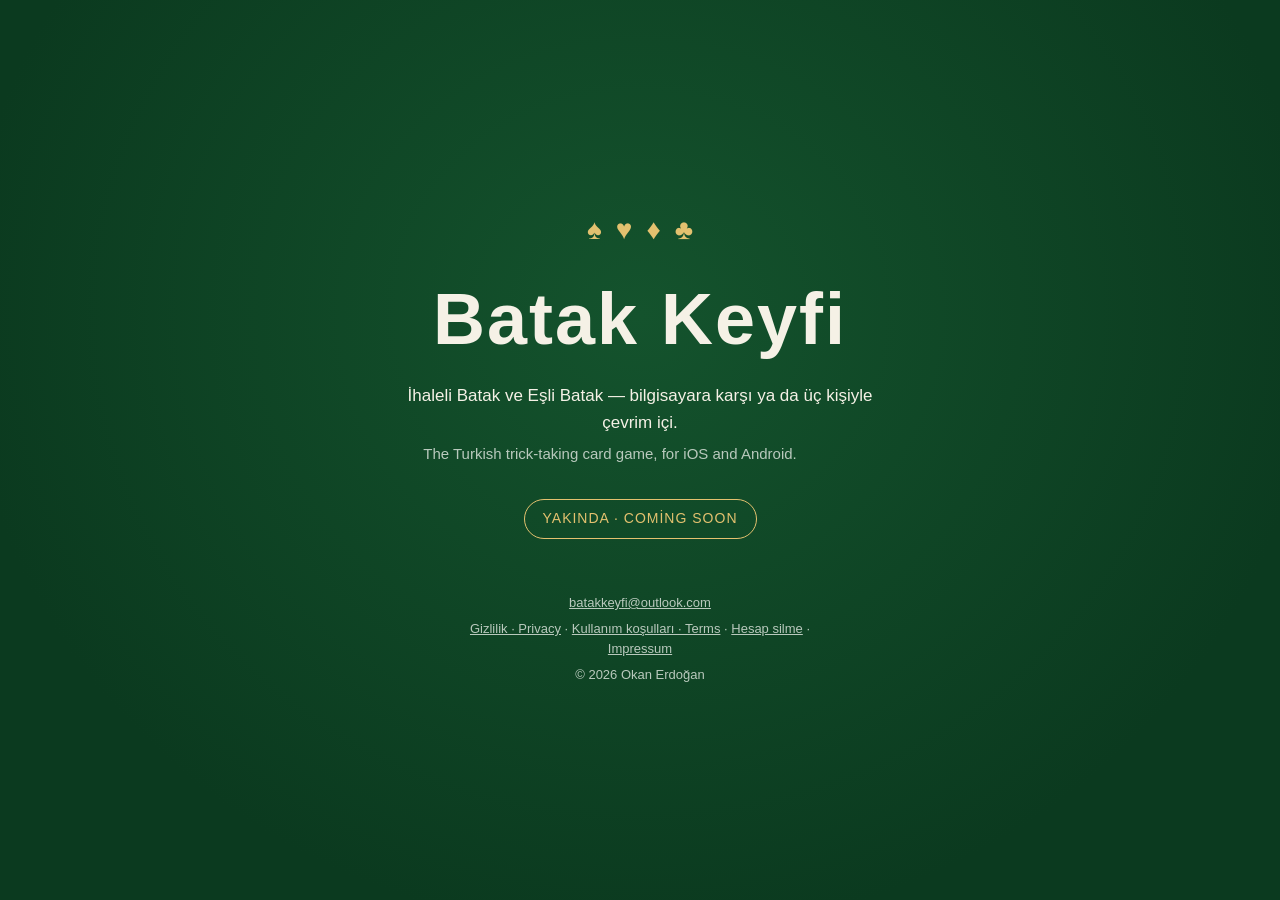
<file: index.html>
<!doctype html>
<html lang="tr">
<head>
<meta charset="utf-8">
<meta name="viewport" content="width=device-width, initial-scale=1">
<title>Batak Keyfi</title>
<meta name="description" content="Batak Keyfi — İhaleli ve Eşli Batak, iOS ve Android için.">
<style>
  :root {
    --felt: #14532d;
    --felt-deep: #0b3a1f;
    --ink: #f5f1e6;
    --muted: #b9c9bd;
    --gold: #e3c16f;
  }
  * { box-sizing: border-box; }
  html, body { height: 100%; margin: 0; }
  body {
    display: flex;
    flex-direction: column;
    align-items: center;
    justify-content: center;
    padding: 32px 20px;
    background: radial-gradient(ellipse at 50% 35%, var(--felt) 0%, var(--felt-deep) 75%);
    color: var(--ink);
    font: 17px/1.55 -apple-system, BlinkMacSystemFont, "Segoe UI", Roboto, Helvetica, Arial, sans-serif;
    text-align: center;
  }
  .suits { font-size: 28px; letter-spacing: 14px; margin-right: -14px; color: var(--gold); }
  h1 { font-size: clamp(44px, 12vw, 72px); margin: 12px 0 8px; letter-spacing: 2px; font-weight: 700; }
  p { margin: 6px 0; max-width: 30em; }
  .en { color: var(--muted); font-size: 15px; }
  .soon {
    display: inline-block;
    margin-top: 28px;
    padding: 8px 18px;
    border: 1px solid var(--gold);
    border-radius: 999px;
    color: var(--gold);
    font-size: 14px;
    letter-spacing: 1px;
    text-transform: uppercase;
  }
  footer { margin-top: 48px; color: var(--muted); font-size: 13px; }
  footer a { color: var(--muted); }
</style>
</head>
<body>
  <main>
    <div class="suits" aria-hidden="true">♠♥♦♣</div>
    <h1>Batak Keyfi</h1>
    <p>İhaleli Batak ve Eşli Batak — bilgisayara karşı ya da üç kişiyle çevrim içi.</p>
    <p class="en" lang="en">The Turkish trick-taking card game, for iOS and Android.</p>
    <div class="soon">Yakında · Coming soon</div>
  </main>
  <footer>
    <p><a href="mailto:batakkeyfi@outlook.com">batakkeyfi@outlook.com</a></p>
    <p>
      <a href="privacy.html">Gizlilik · Privacy</a> ·
      <a href="kullanim-kosullari.html">Kullanım koşulları · Terms</a> ·
      <a href="delete-account.html">Hesap silme</a> ·
      <a href="impressum.html">Impressum</a>
    </p>
    <p>© 2026 Okan Erdoğan</p>
  </footer>
</body>
</html>
</file>
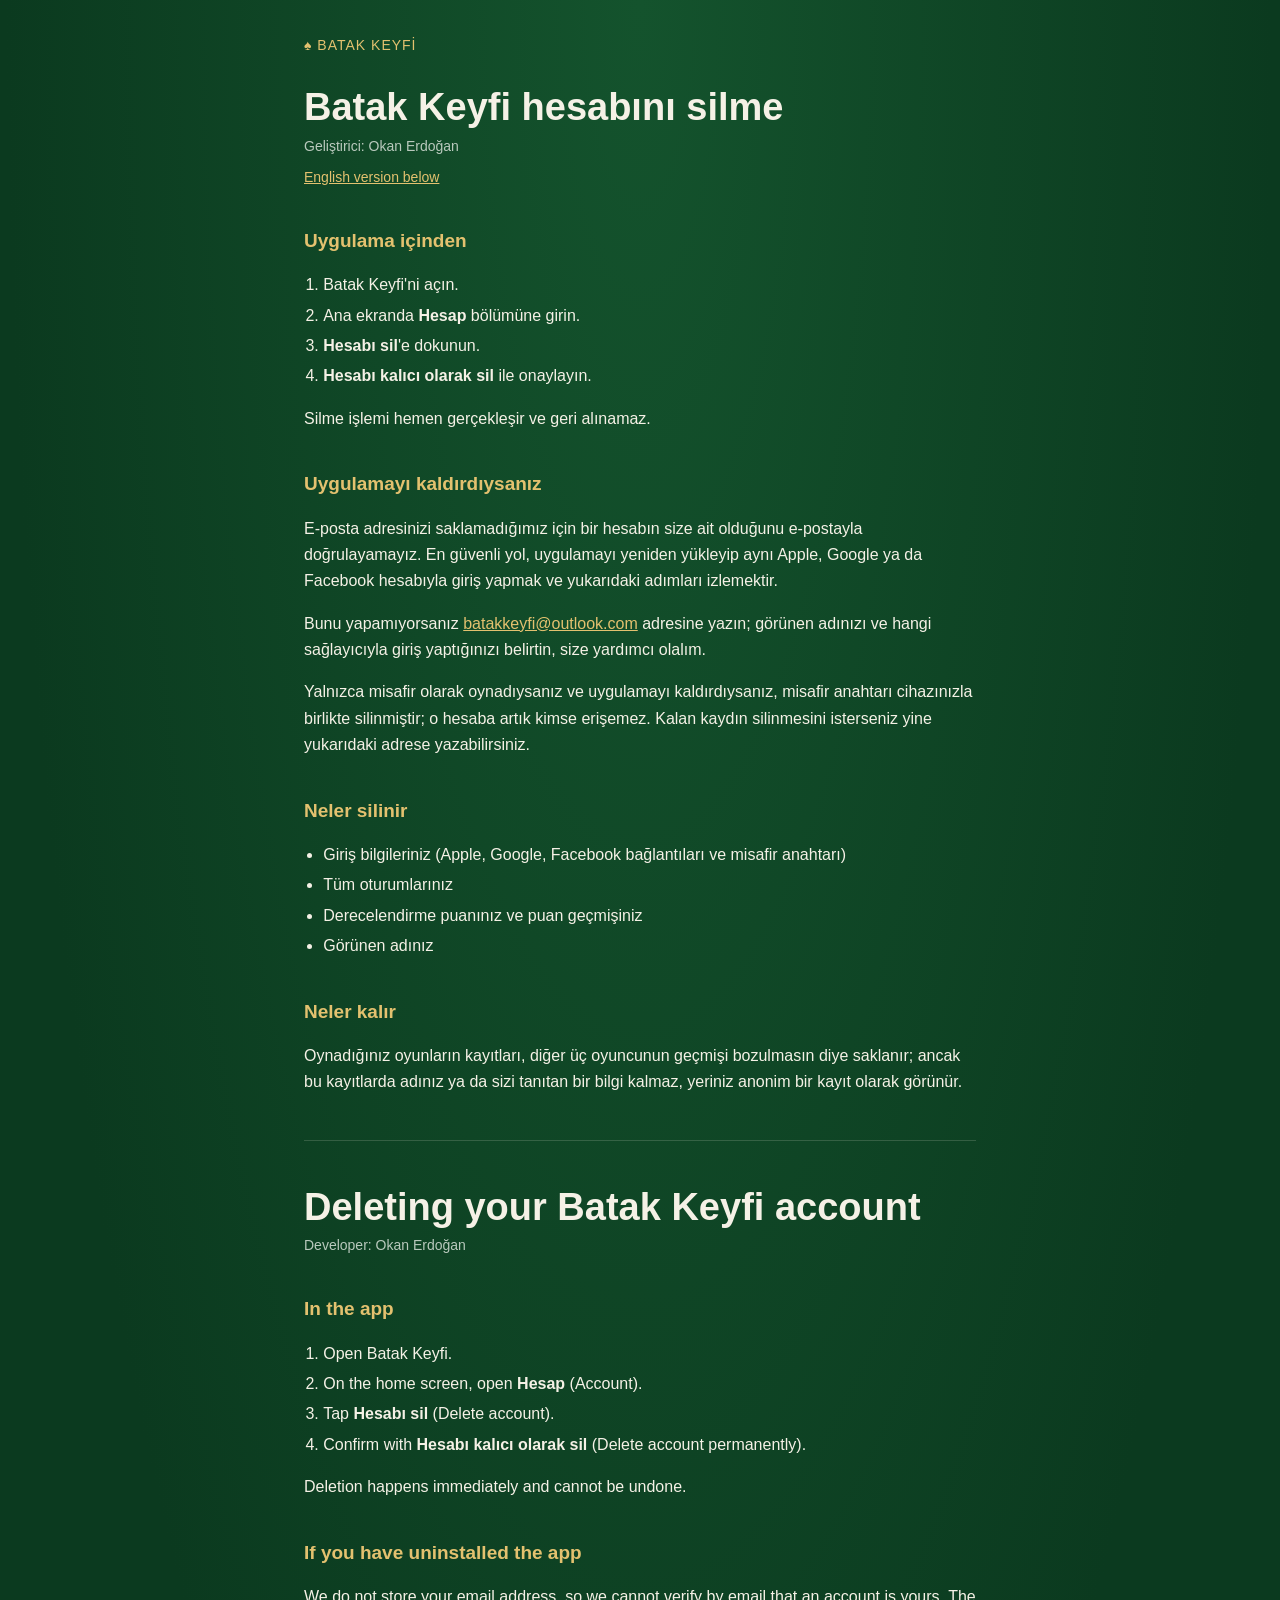
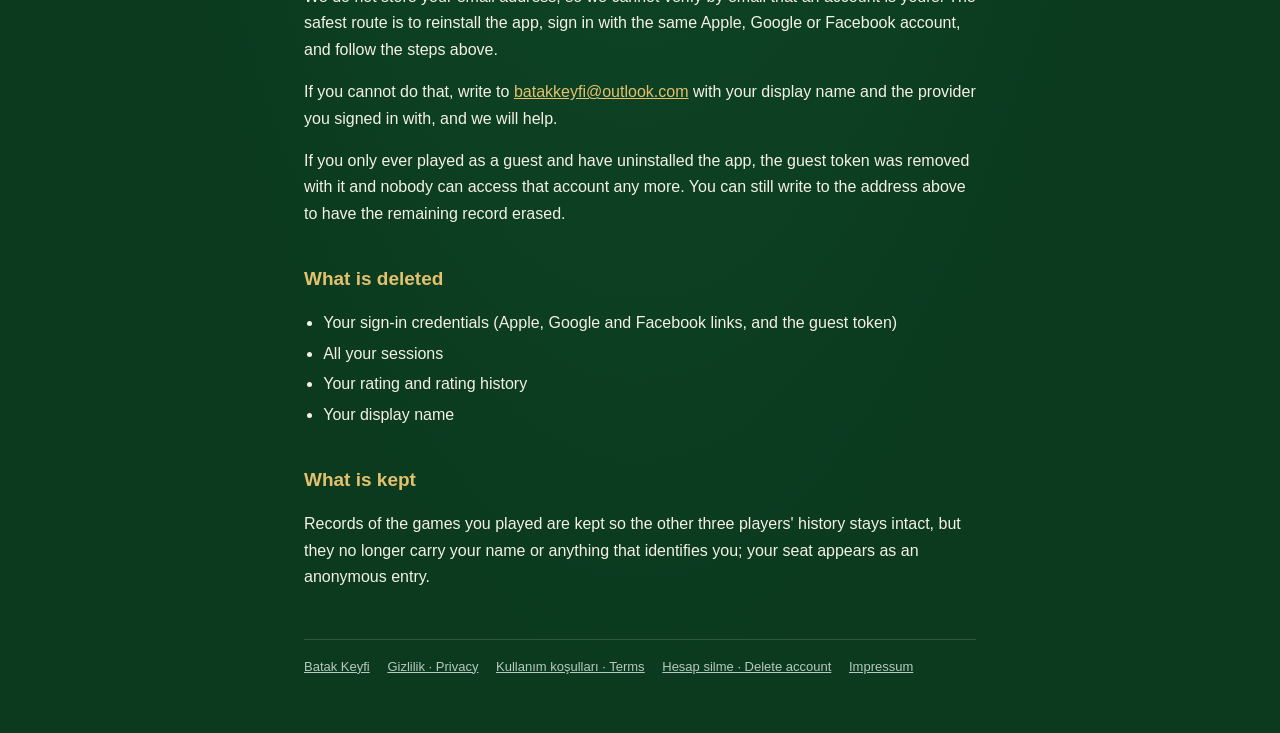
<file: delete-account.html>
<!doctype html>
<html lang="tr">
<head>
<meta charset="utf-8">
<meta name="viewport" content="width=device-width, initial-scale=1">
<title>Hesap Silme · Delete Account — Batak Keyfi</title>
<link rel="stylesheet" href="style.css">
</head>
<body>
<div class="page">
  <a class="home" href="/">♠ BATAK KEYFİ</a>

  <section id="tr">
    <h1>Batak Keyfi hesabını silme</h1>
    <p class="meta">Geliştirici: Okan Erdoğan</p>
    <p class="lang"><a href="#en">English version below</a></p>

    <h2>Uygulama içinden</h2>
    <ol>
      <li>Batak Keyfi'ni açın.</li>
      <li>Ana ekranda <strong>Hesap</strong> bölümüne girin.</li>
      <li><strong>Hesabı sil</strong>'e dokunun.</li>
      <li><strong>Hesabı kalıcı olarak sil</strong> ile onaylayın.</li>
    </ol>
    <p>Silme işlemi hemen gerçekleşir ve geri alınamaz.</p>

    <h2>Uygulamayı kaldırdıysanız</h2>
    <p>E-posta adresinizi saklamadığımız için bir hesabın size ait olduğunu e-postayla doğrulayamayız. En güvenli yol, uygulamayı yeniden yükleyip aynı Apple, Google ya da Facebook hesabıyla giriş yapmak ve yukarıdaki adımları izlemektir.</p>
    <p>Bunu yapamıyorsanız <a href="mailto:batakkeyfi@outlook.com?subject=Batak%20Keyfi%20hesap%20silme">batakkeyfi@outlook.com</a> adresine yazın; görünen adınızı ve hangi sağlayıcıyla giriş yaptığınızı belirtin, size yardımcı olalım.</p>
    <p>Yalnızca misafir olarak oynadıysanız ve uygulamayı kaldırdıysanız, misafir anahtarı cihazınızla birlikte silinmiştir; o hesaba artık kimse erişemez. Kalan kaydın silinmesini isterseniz yine yukarıdaki adrese yazabilirsiniz.</p>

    <h2>Neler silinir</h2>
    <ul>
      <li>Giriş bilgileriniz (Apple, Google, Facebook bağlantıları ve misafir anahtarı)</li>
      <li>Tüm oturumlarınız</li>
      <li>Derecelendirme puanınız ve puan geçmişiniz</li>
      <li>Görünen adınız</li>
    </ul>

    <h2>Neler kalır</h2>
    <p>Oynadığınız oyunların kayıtları, diğer üç oyuncunun geçmişi bozulmasın diye saklanır; ancak bu kayıtlarda adınız ya da sizi tanıtan bir bilgi kalmaz, yeriniz anonim bir kayıt olarak görünür.</p>
  </section>

  <hr>

  <section id="en" lang="en">
    <h1>Deleting your Batak Keyfi account</h1>
    <p class="meta">Developer: Okan Erdoğan</p>

    <h2>In the app</h2>
    <ol>
      <li>Open Batak Keyfi.</li>
      <li>On the home screen, open <strong>Hesap</strong> (Account).</li>
      <li>Tap <strong>Hesabı sil</strong> (Delete account).</li>
      <li>Confirm with <strong>Hesabı kalıcı olarak sil</strong> (Delete account permanently).</li>
    </ol>
    <p>Deletion happens immediately and cannot be undone.</p>

    <h2>If you have uninstalled the app</h2>
    <p>We do not store your email address, so we cannot verify by email that an account is yours. The safest route is to reinstall the app, sign in with the same Apple, Google or Facebook account, and follow the steps above.</p>
    <p>If you cannot do that, write to <a href="mailto:batakkeyfi@outlook.com?subject=Batak%20Keyfi%20account%20deletion">batakkeyfi@outlook.com</a> with your display name and the provider you signed in with, and we will help.</p>
    <p>If you only ever played as a guest and have uninstalled the app, the guest token was removed with it and nobody can access that account any more. You can still write to the address above to have the remaining record erased.</p>

    <h2>What is deleted</h2>
    <ul>
      <li>Your sign-in credentials (Apple, Google and Facebook links, and the guest token)</li>
      <li>All your sessions</li>
      <li>Your rating and rating history</li>
      <li>Your display name</li>
    </ul>

    <h2>What is kept</h2>
    <p>Records of the games you played are kept so the other three players' history stays intact, but they no longer carry your name or anything that identifies you; your seat appears as an anonymous entry.</p>
  </section>

  <footer>
    <a href="/">Batak Keyfi</a>
    <a href="privacy.html">Gizlilik · Privacy</a>
    <a href="kullanim-kosullari.html">Kullanım koşulları · Terms</a>
    <a href="delete-account.html">Hesap silme · Delete account</a>
    <a href="impressum.html">Impressum</a>
  </footer>
</div>
</body>
</html>
</file>
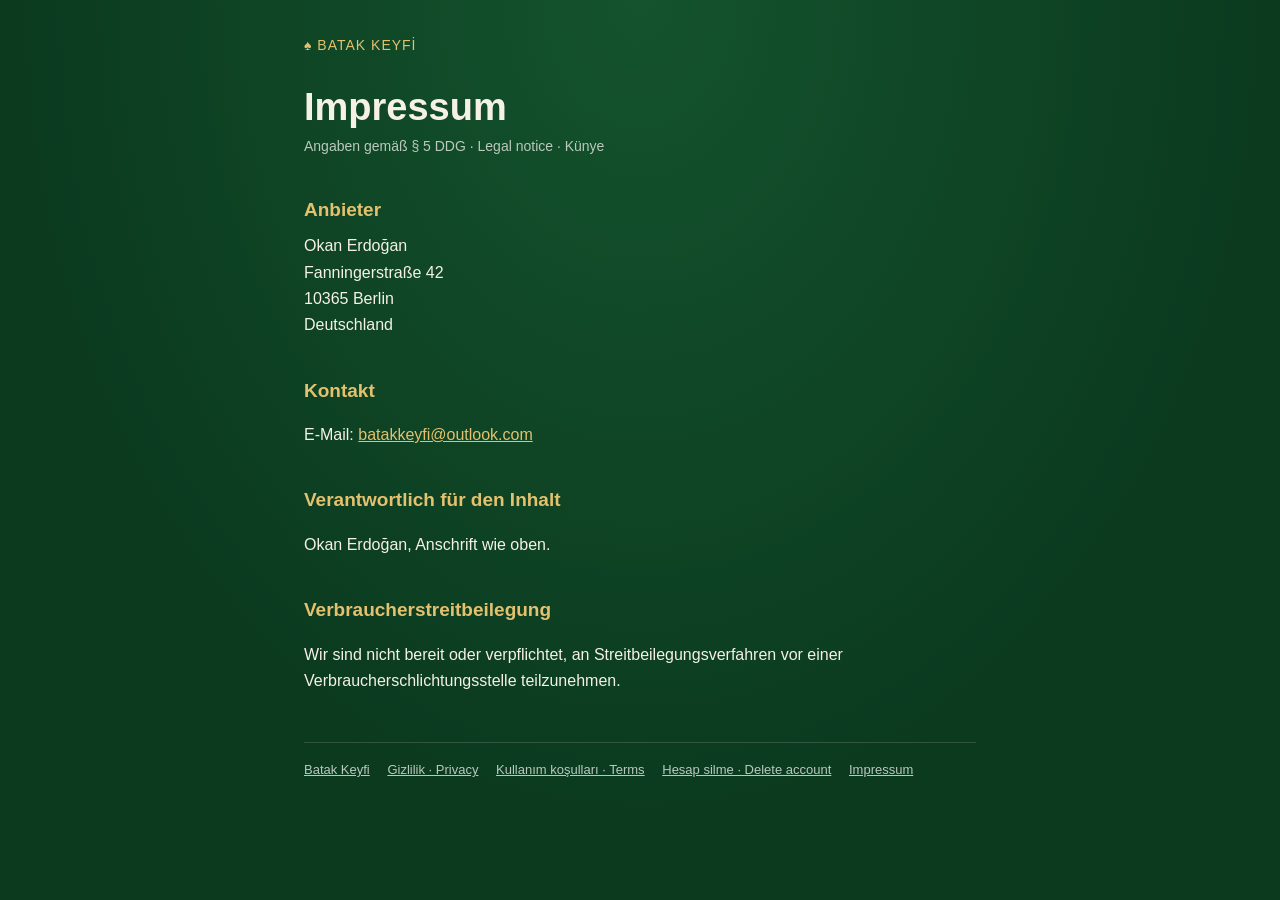
<file: impressum.html>
<!doctype html>
<html lang="de">
<head>
<meta charset="utf-8">
<meta name="viewport" content="width=device-width, initial-scale=1">
<title>Impressum — Batak Keyfi</title>
<link rel="stylesheet" href="style.css">
</head>
<body>
<div class="page">
  <a class="home" href="/">♠ BATAK KEYFİ</a>

  <h1>Impressum</h1>
  <p class="meta">Angaben gemäß § 5 DDG · Legal notice · Künye</p>

  <h2>Anbieter</h2>
  <address>
    Okan Erdoğan<br>
    Fanningerstraße 42<br>
    10365 Berlin<br>
    Deutschland
  </address>

  <h2>Kontakt</h2>
  <p>E-Mail: <a href="mailto:batakkeyfi@outlook.com">batakkeyfi@outlook.com</a></p>

  <h2>Verantwortlich für den Inhalt</h2>
  <p>Okan Erdoğan, Anschrift wie oben.</p>

  <h2>Verbraucherstreitbeilegung</h2>
  <p>Wir sind nicht bereit oder verpflichtet, an Streitbeilegungsverfahren vor einer Verbraucherschlichtungsstelle teilzunehmen.</p>

  <footer>
    <a href="/">Batak Keyfi</a>
    <a href="privacy.html">Gizlilik · Privacy</a>
    <a href="kullanim-kosullari.html">Kullanım koşulları · Terms</a>
    <a href="delete-account.html">Hesap silme · Delete account</a>
    <a href="impressum.html">Impressum</a>
  </footer>
</div>
</body>
</html>
</file>
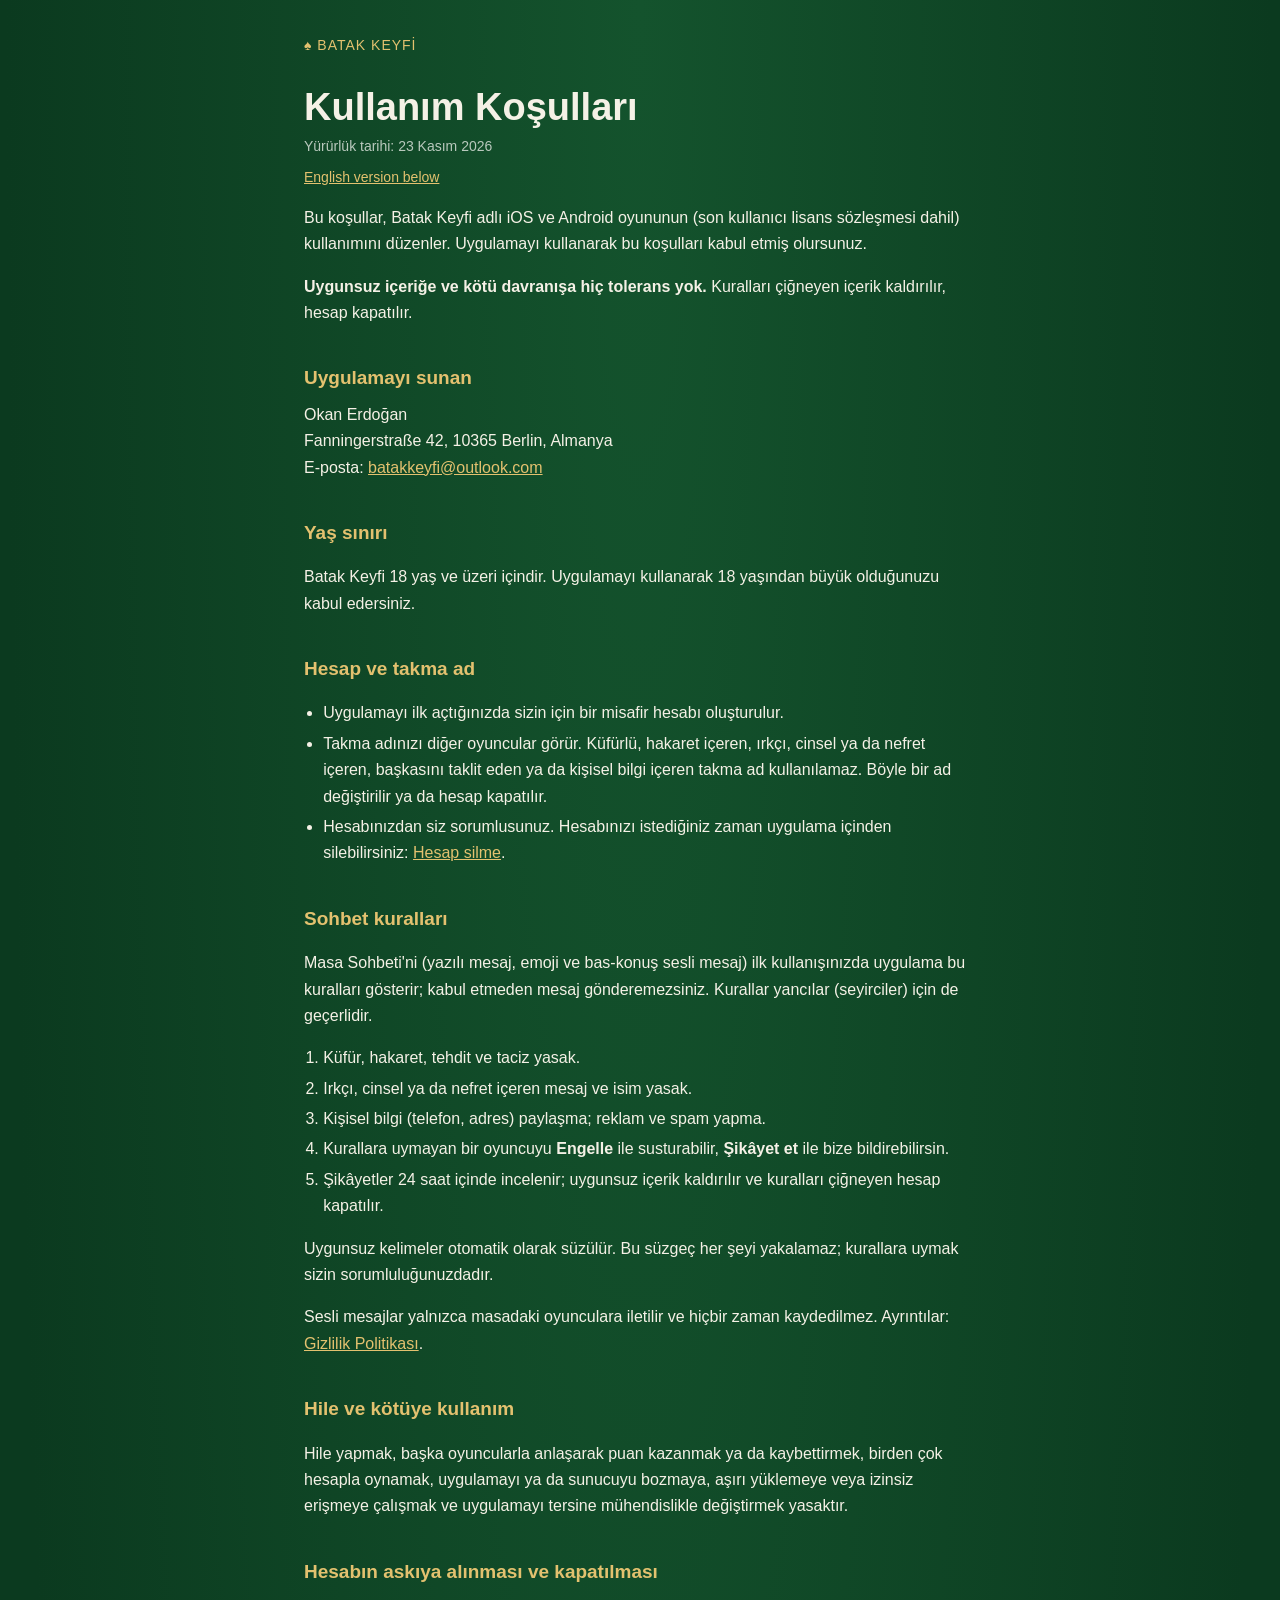
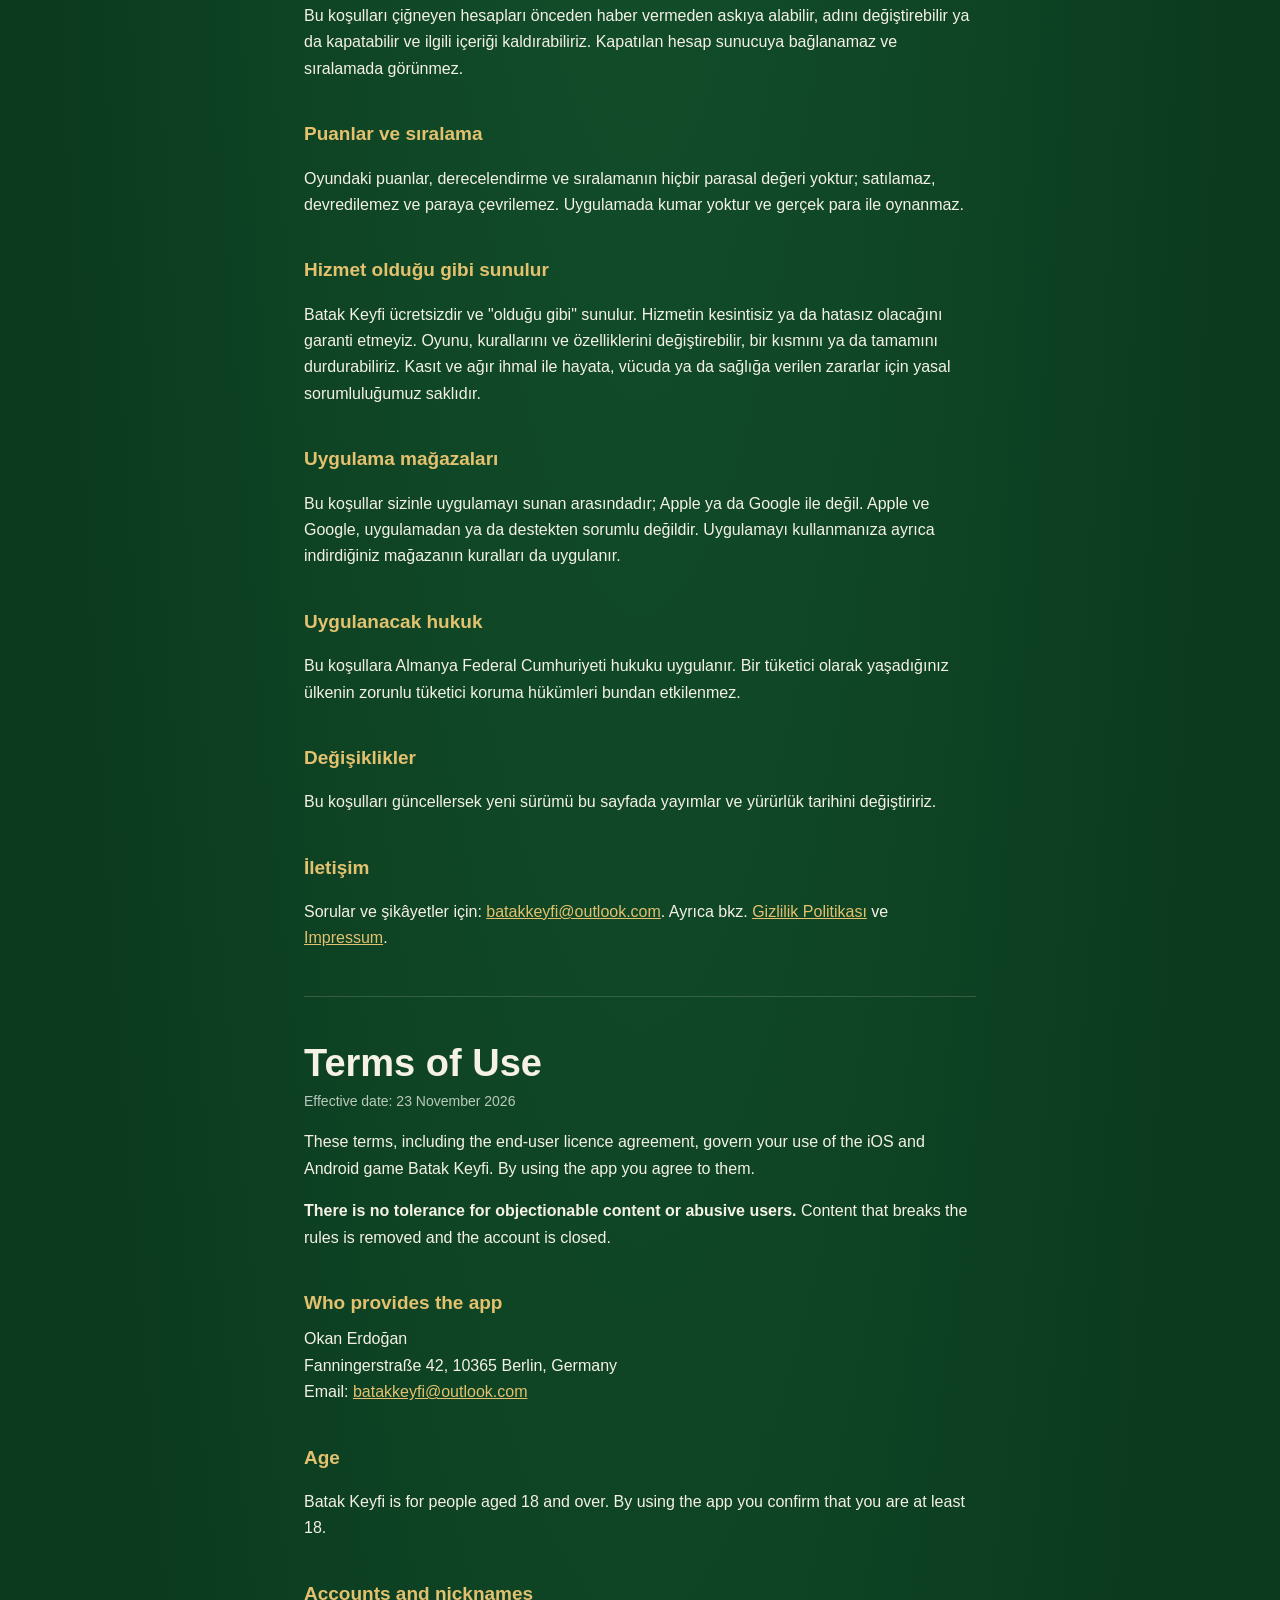
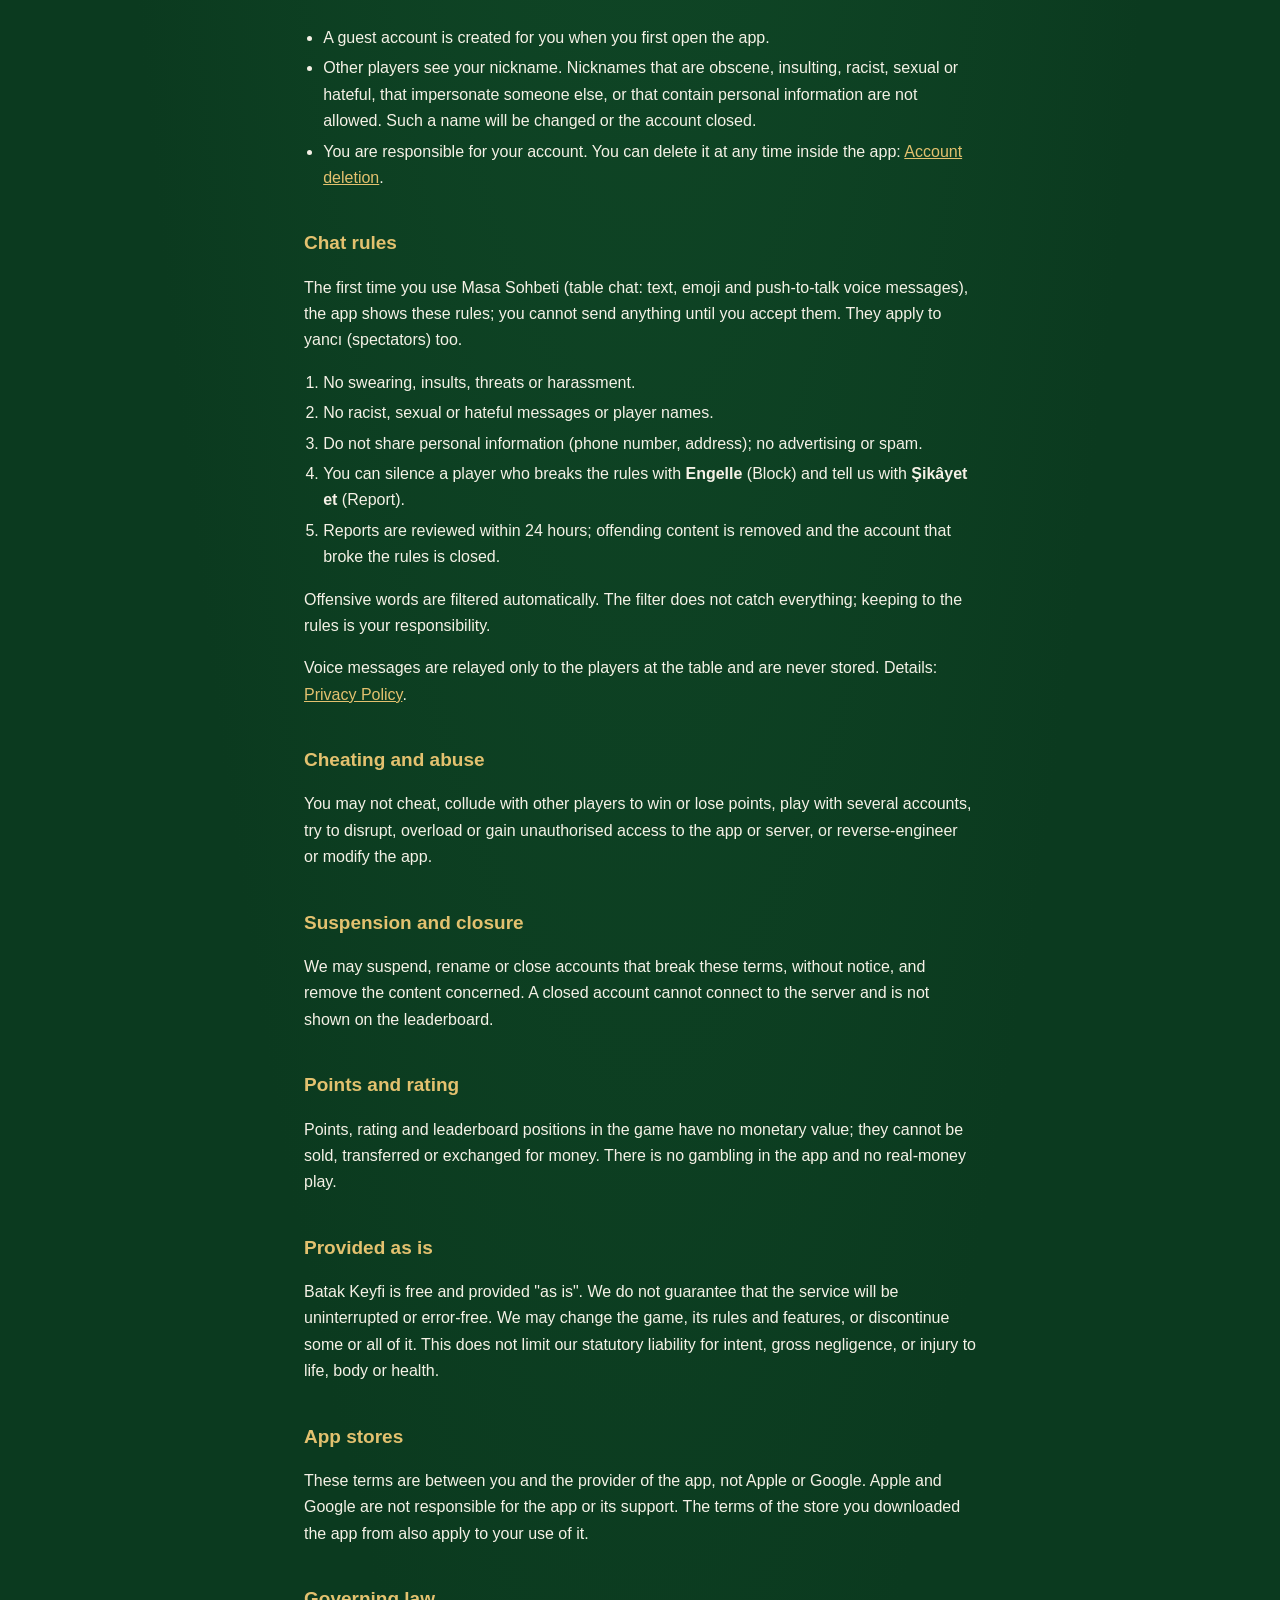
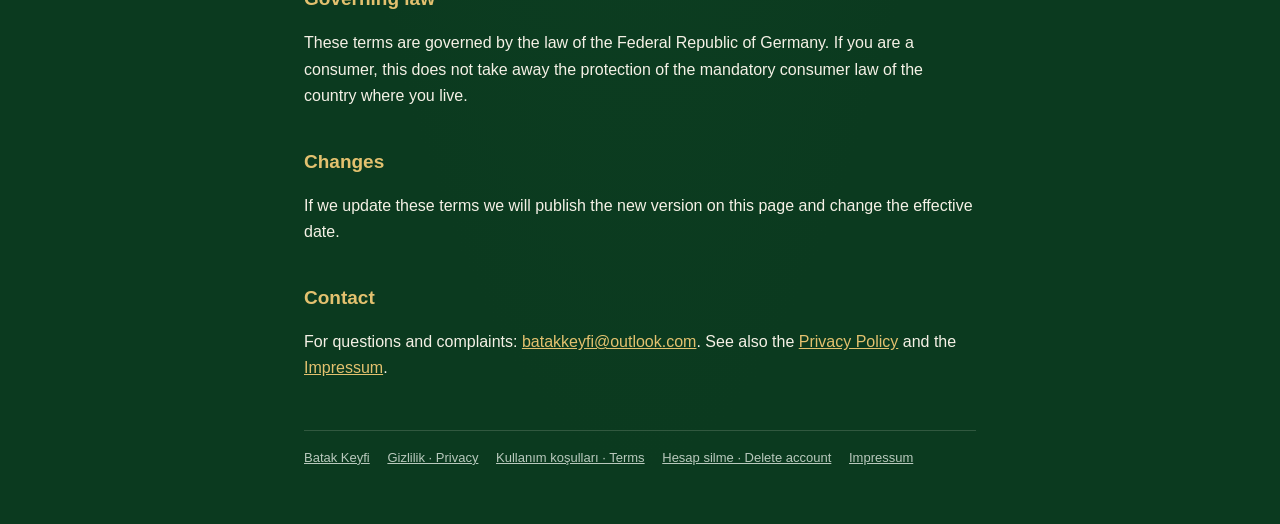
<file: kullanim-kosullari.html>
<!doctype html>
<html lang="tr">
<head>
<meta charset="utf-8">
<meta name="viewport" content="width=device-width, initial-scale=1">
<title>Kullanım Koşulları · Terms of Use — Batak Keyfi</title>
<link rel="stylesheet" href="style.css">
</head>
<body>
<div class="page">
  <a class="home" href="/">♠ BATAK KEYFİ</a>

  <section id="tr">
    <h1>Kullanım Koşulları</h1>
    <p class="meta">Yürürlük tarihi: 23 Kasım 2026</p>
    <p class="lang"><a href="#en">English version below</a></p>

    <p>Bu koşullar, Batak Keyfi adlı iOS ve Android oyununun (son kullanıcı lisans sözleşmesi dahil) kullanımını düzenler. Uygulamayı kullanarak bu koşulları kabul etmiş olursunuz.</p>

    <p><strong>Uygunsuz içeriğe ve kötü davranışa hiç tolerans yok.</strong> Kuralları çiğneyen içerik kaldırılır, hesap kapatılır.</p>

    <h2>Uygulamayı sunan</h2>
    <address>
      Okan Erdoğan<br>
      Fanningerstraße 42, 10365 Berlin, Almanya<br>
      E-posta: <a href="mailto:batakkeyfi@outlook.com">batakkeyfi@outlook.com</a>
    </address>

    <h2>Yaş sınırı</h2>
    <p>Batak Keyfi 18 yaş ve üzeri içindir. Uygulamayı kullanarak 18 yaşından büyük olduğunuzu kabul edersiniz.</p>

    <h2>Hesap ve takma ad</h2>
    <ul>
      <li>Uygulamayı ilk açtığınızda sizin için bir misafir hesabı oluşturulur.</li>
      <li>Takma adınızı diğer oyuncular görür. Küfürlü, hakaret içeren, ırkçı, cinsel ya da nefret içeren, başkasını taklit eden ya da kişisel bilgi içeren takma ad kullanılamaz. Böyle bir ad değiştirilir ya da hesap kapatılır.</li>
      <li>Hesabınızdan siz sorumlusunuz. Hesabınızı istediğiniz zaman uygulama içinden silebilirsiniz: <a href="delete-account.html">Hesap silme</a>.</li>
    </ul>

    <h2 id="sohbet-kurallari">Sohbet kuralları</h2>
    <p>Masa Sohbeti'ni (yazılı mesaj, emoji ve bas-konuş sesli mesaj) ilk kullanışınızda uygulama bu kuralları gösterir; kabul etmeden mesaj gönderemezsiniz. Kurallar yancılar (seyirciler) için de geçerlidir.</p>
    <ol>
      <li>Küfür, hakaret, tehdit ve taciz yasak.</li>
      <li>Irkçı, cinsel ya da nefret içeren mesaj ve isim yasak.</li>
      <li>Kişisel bilgi (telefon, adres) paylaşma; reklam ve spam yapma.</li>
      <li>Kurallara uymayan bir oyuncuyu <strong>Engelle</strong> ile susturabilir, <strong>Şikâyet et</strong> ile bize bildirebilirsin.</li>
      <li>Şikâyetler 24 saat içinde incelenir; uygunsuz içerik kaldırılır ve kuralları çiğneyen hesap kapatılır.</li>
    </ol>
    <p>Uygunsuz kelimeler otomatik olarak süzülür. Bu süzgeç her şeyi yakalamaz; kurallara uymak sizin sorumluluğunuzdadır.</p>
    <p>Sesli mesajlar yalnızca masadaki oyunculara iletilir ve hiçbir zaman kaydedilmez. Ayrıntılar: <a href="privacy.html">Gizlilik Politikası</a>.</p>

    <h2>Hile ve kötüye kullanım</h2>
    <p>Hile yapmak, başka oyuncularla anlaşarak puan kazanmak ya da kaybettirmek, birden çok hesapla oynamak, uygulamayı ya da sunucuyu bozmaya, aşırı yüklemeye veya izinsiz erişmeye çalışmak ve uygulamayı tersine mühendislikle değiştirmek yasaktır.</p>

    <h2>Hesabın askıya alınması ve kapatılması</h2>
    <p>Bu koşulları çiğneyen hesapları önceden haber vermeden askıya alabilir, adını değiştirebilir ya da kapatabilir ve ilgili içeriği kaldırabiliriz. Kapatılan hesap sunucuya bağlanamaz ve sıralamada görünmez.</p>

    <h2>Puanlar ve sıralama</h2>
    <p>Oyundaki puanlar, derecelendirme ve sıralamanın hiçbir parasal değeri yoktur; satılamaz, devredilemez ve paraya çevrilemez. Uygulamada kumar yoktur ve gerçek para ile oynanmaz.</p>

    <h2>Hizmet olduğu gibi sunulur</h2>
    <p>Batak Keyfi ücretsizdir ve "olduğu gibi" sunulur. Hizmetin kesintisiz ya da hatasız olacağını garanti etmeyiz. Oyunu, kurallarını ve özelliklerini değiştirebilir, bir kısmını ya da tamamını durdurabiliriz. Kasıt ve ağır ihmal ile hayata, vücuda ya da sağlığa verilen zararlar için yasal sorumluluğumuz saklıdır.</p>

    <h2>Uygulama mağazaları</h2>
    <p>Bu koşullar sizinle uygulamayı sunan arasındadır; Apple ya da Google ile değil. Apple ve Google, uygulamadan ya da destekten sorumlu değildir. Uygulamayı kullanmanıza ayrıca indirdiğiniz mağazanın kuralları da uygulanır.</p>

    <h2>Uygulanacak hukuk</h2>
    <p>Bu koşullara Almanya Federal Cumhuriyeti hukuku uygulanır. Bir tüketici olarak yaşadığınız ülkenin zorunlu tüketici koruma hükümleri bundan etkilenmez.</p>

    <h2>Değişiklikler</h2>
    <p>Bu koşulları güncellersek yeni sürümü bu sayfada yayımlar ve yürürlük tarihini değiştiririz.</p>

    <h2>İletişim</h2>
    <p>Sorular ve şikâyetler için: <a href="mailto:batakkeyfi@outlook.com">batakkeyfi@outlook.com</a>. Ayrıca bkz. <a href="privacy.html">Gizlilik Politikası</a> ve <a href="impressum.html">Impressum</a>.</p>
  </section>

  <hr>

  <section id="en" lang="en">
    <h1>Terms of Use</h1>
    <p class="meta">Effective date: 23 November 2026</p>

    <p>These terms, including the end-user licence agreement, govern your use of the iOS and Android game Batak Keyfi. By using the app you agree to them.</p>

    <p><strong>There is no tolerance for objectionable content or abusive users.</strong> Content that breaks the rules is removed and the account is closed.</p>

    <h2>Who provides the app</h2>
    <address>
      Okan Erdoğan<br>
      Fanningerstraße 42, 10365 Berlin, Germany<br>
      Email: <a href="mailto:batakkeyfi@outlook.com">batakkeyfi@outlook.com</a>
    </address>

    <h2>Age</h2>
    <p>Batak Keyfi is for people aged 18 and over. By using the app you confirm that you are at least 18.</p>

    <h2>Accounts and nicknames</h2>
    <ul>
      <li>A guest account is created for you when you first open the app.</li>
      <li>Other players see your nickname. Nicknames that are obscene, insulting, racist, sexual or hateful, that impersonate someone else, or that contain personal information are not allowed. Such a name will be changed or the account closed.</li>
      <li>You are responsible for your account. You can delete it at any time inside the app: <a href="delete-account.html">Account deletion</a>.</li>
    </ul>

    <h2 id="chat-rules">Chat rules</h2>
    <p>The first time you use Masa Sohbeti (table chat: text, emoji and push-to-talk voice messages), the app shows these rules; you cannot send anything until you accept them. They apply to yancı (spectators) too.</p>
    <ol>
      <li>No swearing, insults, threats or harassment.</li>
      <li>No racist, sexual or hateful messages or player names.</li>
      <li>Do not share personal information (phone number, address); no advertising or spam.</li>
      <li>You can silence a player who breaks the rules with <strong>Engelle</strong> (Block) and tell us with <strong>Şikâyet et</strong> (Report).</li>
      <li>Reports are reviewed within 24 hours; offending content is removed and the account that broke the rules is closed.</li>
    </ol>
    <p>Offensive words are filtered automatically. The filter does not catch everything; keeping to the rules is your responsibility.</p>
    <p>Voice messages are relayed only to the players at the table and are never stored. Details: <a href="privacy.html">Privacy Policy</a>.</p>

    <h2>Cheating and abuse</h2>
    <p>You may not cheat, collude with other players to win or lose points, play with several accounts, try to disrupt, overload or gain unauthorised access to the app or server, or reverse-engineer or modify the app.</p>

    <h2>Suspension and closure</h2>
    <p>We may suspend, rename or close accounts that break these terms, without notice, and remove the content concerned. A closed account cannot connect to the server and is not shown on the leaderboard.</p>

    <h2>Points and rating</h2>
    <p>Points, rating and leaderboard positions in the game have no monetary value; they cannot be sold, transferred or exchanged for money. There is no gambling in the app and no real-money play.</p>

    <h2>Provided as is</h2>
    <p>Batak Keyfi is free and provided "as is". We do not guarantee that the service will be uninterrupted or error-free. We may change the game, its rules and features, or discontinue some or all of it. This does not limit our statutory liability for intent, gross negligence, or injury to life, body or health.</p>

    <h2>App stores</h2>
    <p>These terms are between you and the provider of the app, not Apple or Google. Apple and Google are not responsible for the app or its support. The terms of the store you downloaded the app from also apply to your use of it.</p>

    <h2>Governing law</h2>
    <p>These terms are governed by the law of the Federal Republic of Germany. If you are a consumer, this does not take away the protection of the mandatory consumer law of the country where you live.</p>

    <h2>Changes</h2>
    <p>If we update these terms we will publish the new version on this page and change the effective date.</p>

    <h2>Contact</h2>
    <p>For questions and complaints: <a href="mailto:batakkeyfi@outlook.com">batakkeyfi@outlook.com</a>. See also the <a href="privacy.html">Privacy Policy</a> and the <a href="impressum.html">Impressum</a>.</p>
  </section>

  <footer>
    <a href="/">Batak Keyfi</a>
    <a href="privacy.html">Gizlilik · Privacy</a>
    <a href="kullanim-kosullari.html">Kullanım koşulları · Terms</a>
    <a href="delete-account.html">Hesap silme · Delete account</a>
    <a href="impressum.html">Impressum</a>
  </footer>
</div>
</body>
</html>
</file>
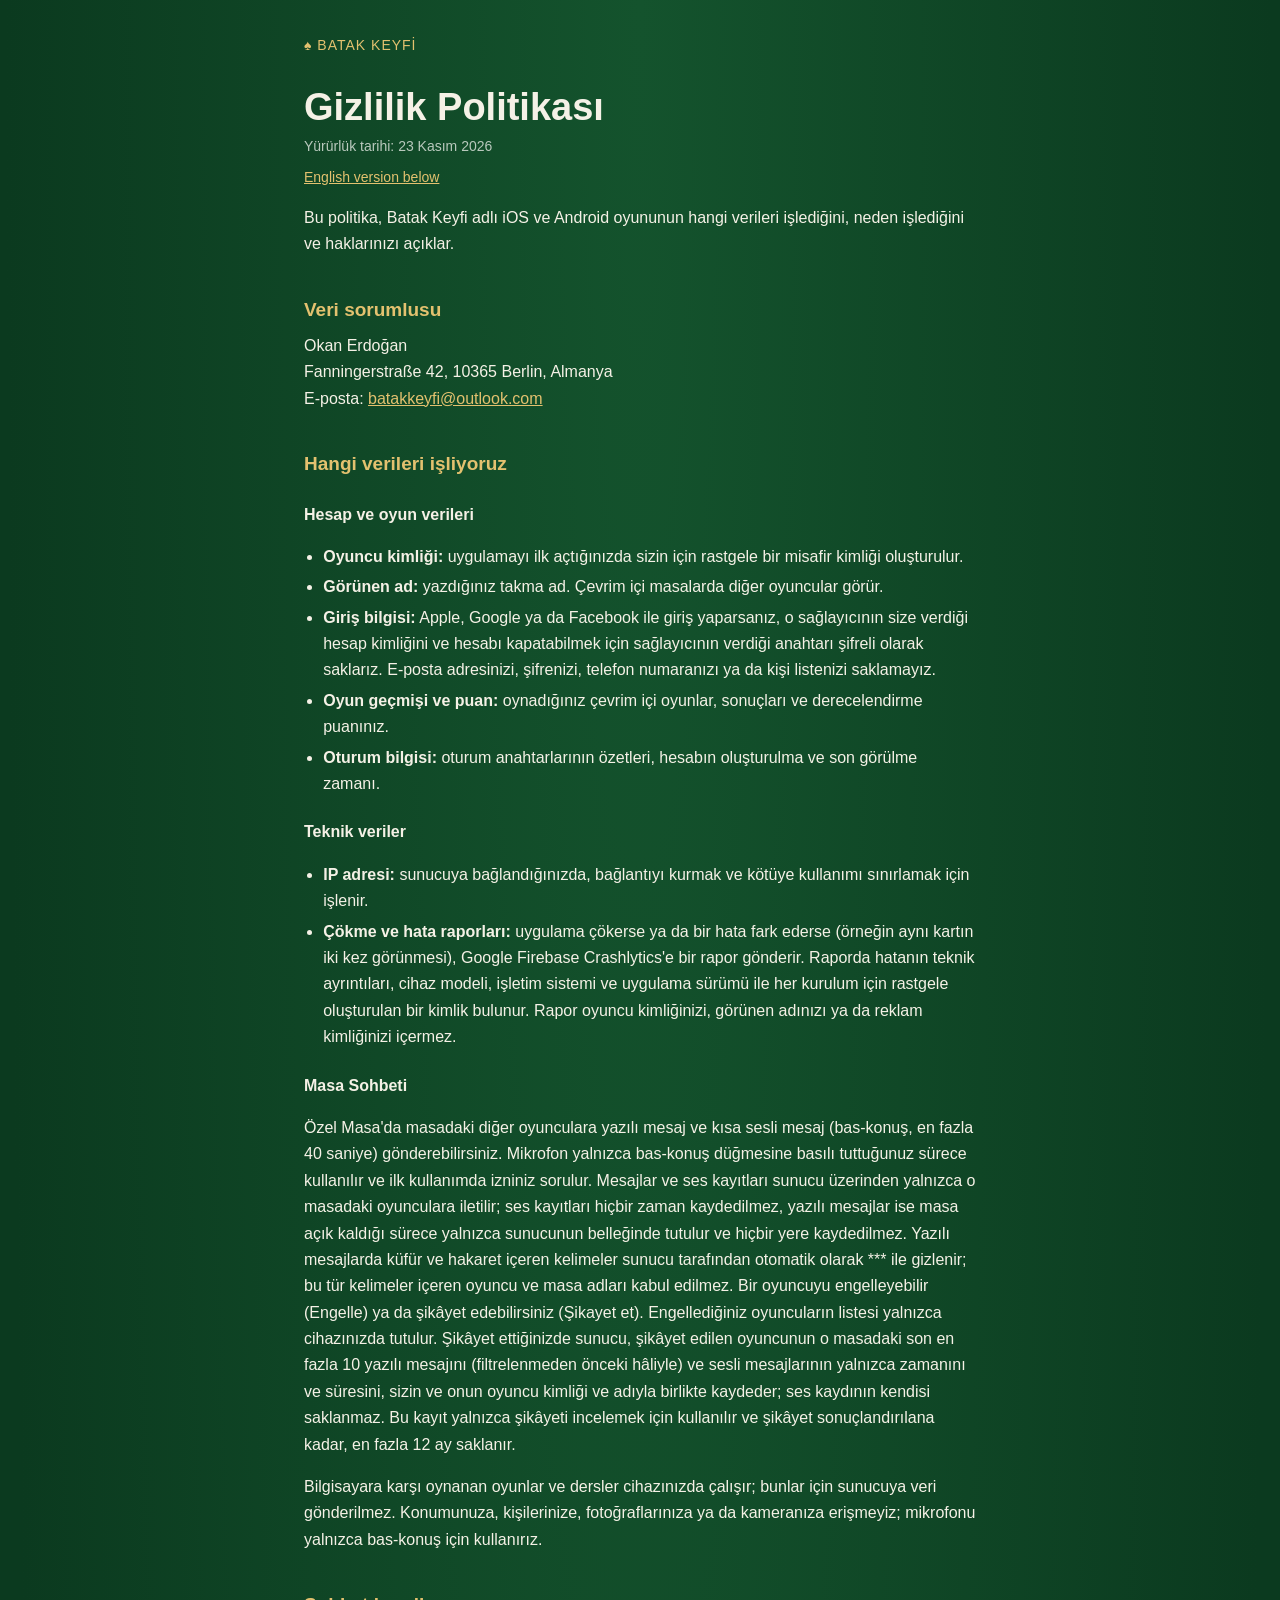
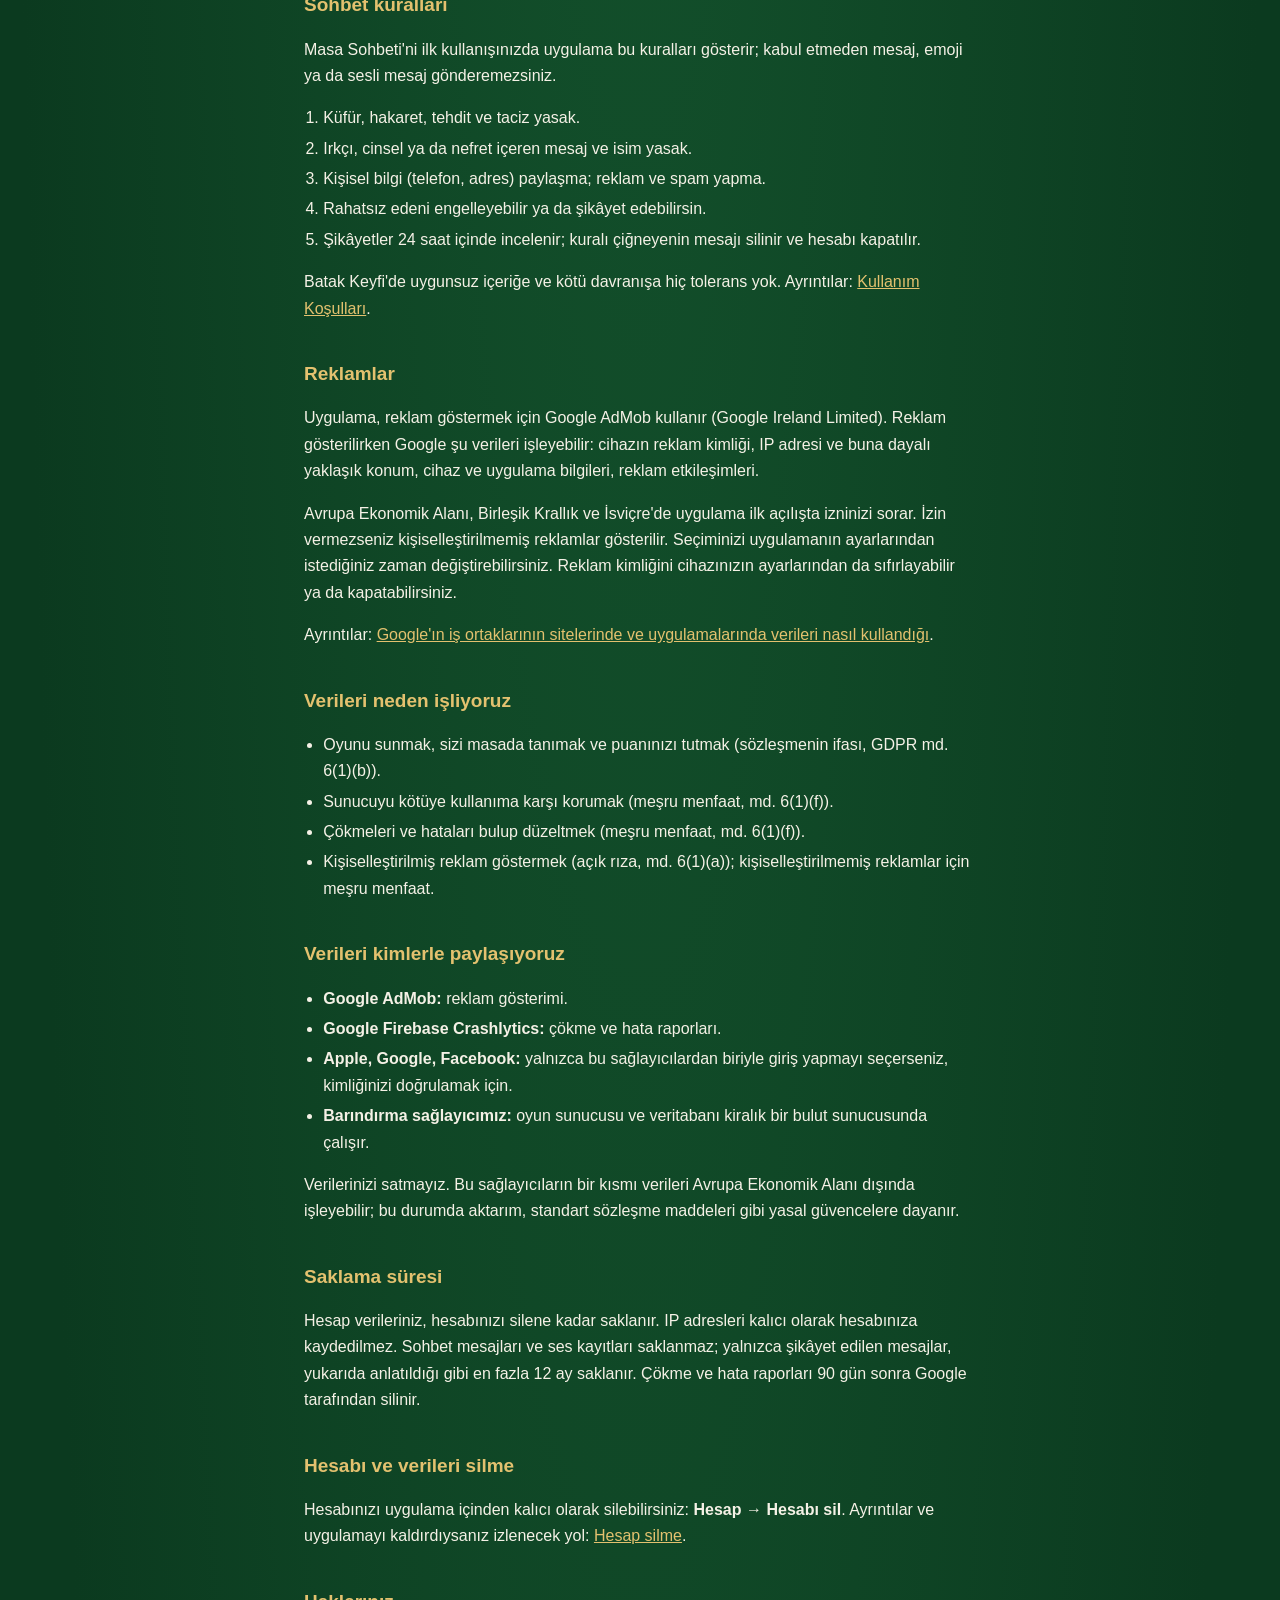
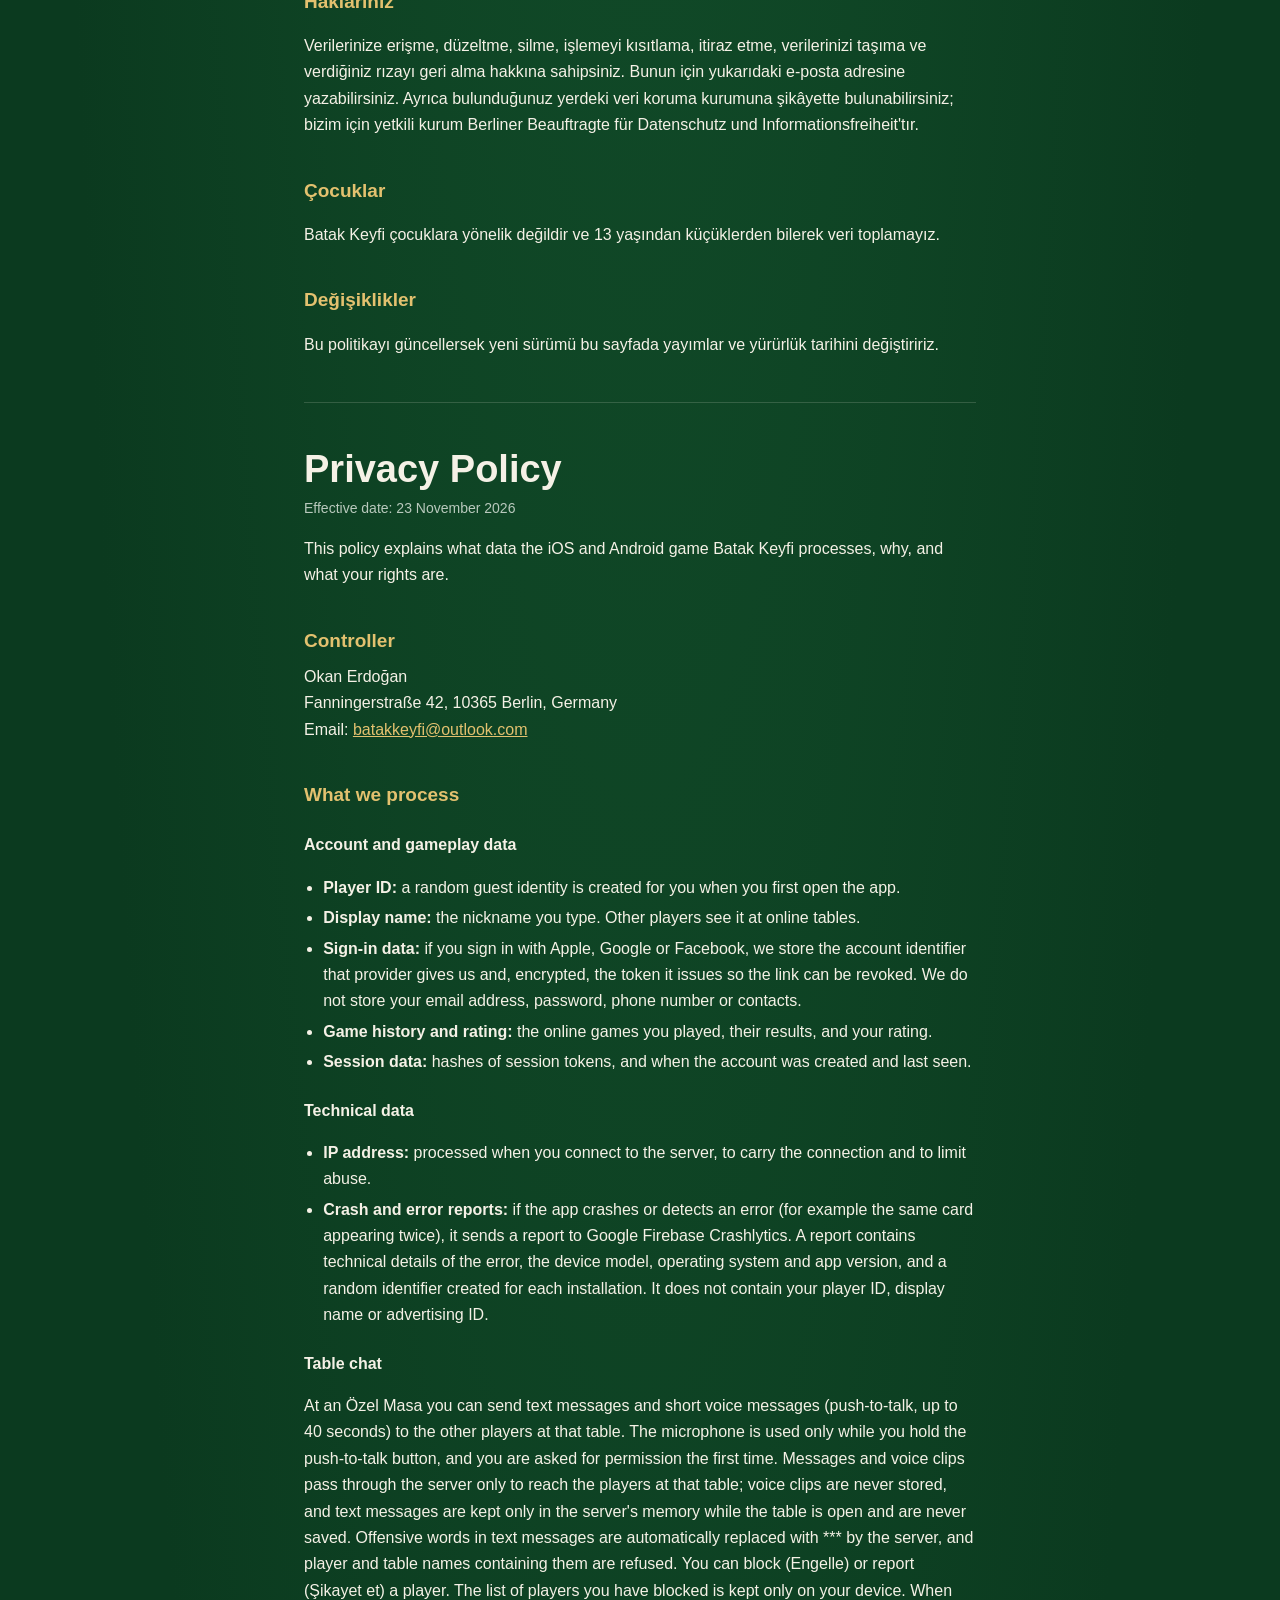
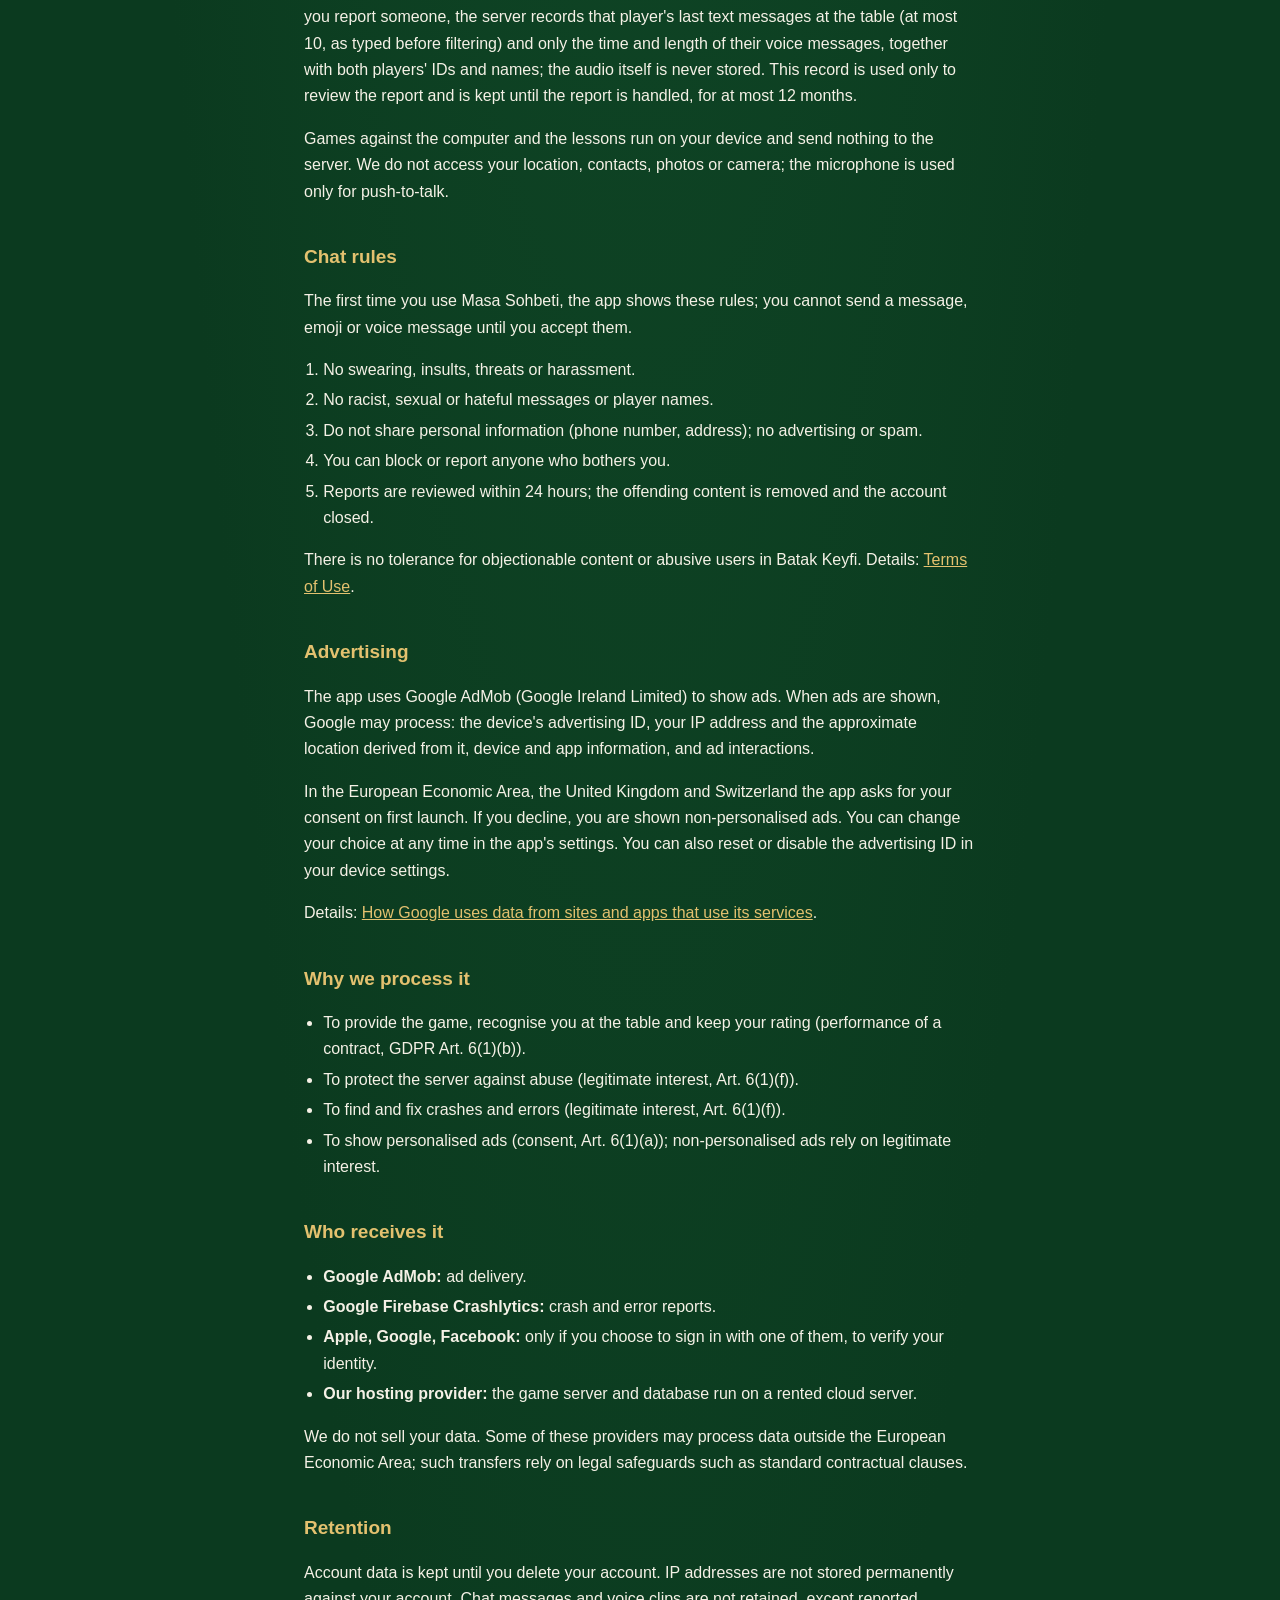
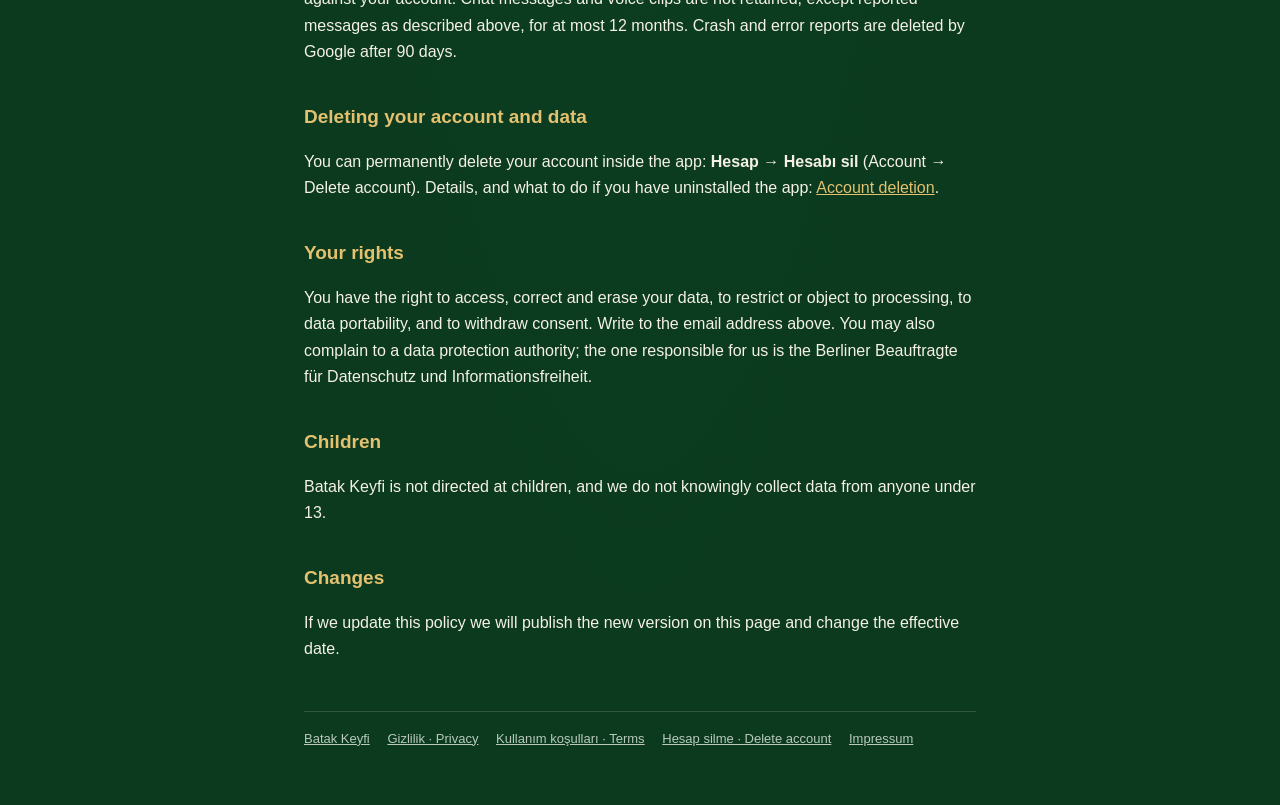
<file: privacy.html>
<!doctype html>
<html lang="tr">
<head>
<meta charset="utf-8">
<meta name="viewport" content="width=device-width, initial-scale=1">
<title>Gizlilik Politikası · Privacy Policy — Batak Keyfi</title>
<link rel="stylesheet" href="style.css">
</head>
<body>
<div class="page">
  <a class="home" href="/">♠ BATAK KEYFİ</a>

  <section id="tr">
    <h1>Gizlilik Politikası</h1>
    <p class="meta">Yürürlük tarihi: 23 Kasım 2026</p>
    <p class="lang"><a href="#en">English version below</a></p>

    <p>Bu politika, Batak Keyfi adlı iOS ve Android oyununun hangi verileri işlediğini, neden işlediğini ve haklarınızı açıklar.</p>

    <h2>Veri sorumlusu</h2>
    <address>
      Okan Erdoğan<br>
      Fanningerstraße 42, 10365 Berlin, Almanya<br>
      E-posta: <a href="mailto:batakkeyfi@outlook.com">batakkeyfi@outlook.com</a>
    </address>

    <h2>Hangi verileri işliyoruz</h2>
    <h3>Hesap ve oyun verileri</h3>
    <ul>
      <li><strong>Oyuncu kimliği:</strong> uygulamayı ilk açtığınızda sizin için rastgele bir misafir kimliği oluşturulur.</li>
      <li><strong>Görünen ad:</strong> yazdığınız takma ad. Çevrim içi masalarda diğer oyuncular görür.</li>
      <li><strong>Giriş bilgisi:</strong> Apple, Google ya da Facebook ile giriş yaparsanız, o sağlayıcının size verdiği hesap kimliğini ve hesabı kapatabilmek için sağlayıcının verdiği anahtarı şifreli olarak saklarız. E-posta adresinizi, şifrenizi, telefon numaranızı ya da kişi listenizi saklamayız.</li>
      <li><strong>Oyun geçmişi ve puan:</strong> oynadığınız çevrim içi oyunlar, sonuçları ve derecelendirme puanınız.</li>
      <li><strong>Oturum bilgisi:</strong> oturum anahtarlarının özetleri, hesabın oluşturulma ve son görülme zamanı.</li>
    </ul>
    <h3>Teknik veriler</h3>
    <ul>
      <li><strong>IP adresi:</strong> sunucuya bağlandığınızda, bağlantıyı kurmak ve kötüye kullanımı sınırlamak için işlenir.</li>
      <li><strong>Çökme ve hata raporları:</strong> uygulama çökerse ya da bir hata fark ederse (örneğin aynı kartın iki kez görünmesi), Google Firebase Crashlytics'e bir rapor gönderir. Raporda hatanın teknik ayrıntıları, cihaz modeli, işletim sistemi ve uygulama sürümü ile her kurulum için rastgele oluşturulan bir kimlik bulunur. Rapor oyuncu kimliğinizi, görünen adınızı ya da reklam kimliğinizi içermez.</li>
    </ul>
    <h3>Masa Sohbeti</h3>
    <p>Özel Masa'da masadaki diğer oyunculara yazılı mesaj ve kısa sesli mesaj (bas-konuş, en fazla 40 saniye) gönderebilirsiniz. Mikrofon yalnızca bas-konuş düğmesine basılı tuttuğunuz sürece kullanılır ve ilk kullanımda izniniz sorulur. Mesajlar ve ses kayıtları sunucu üzerinden yalnızca o masadaki oyunculara iletilir; ses kayıtları hiçbir zaman kaydedilmez, yazılı mesajlar ise masa açık kaldığı sürece yalnızca sunucunun belleğinde tutulur ve hiçbir yere kaydedilmez. Yazılı mesajlarda küfür ve hakaret içeren kelimeler sunucu tarafından otomatik olarak *** ile gizlenir; bu tür kelimeler içeren oyuncu ve masa adları kabul edilmez. Bir oyuncuyu engelleyebilir (Engelle) ya da şikâyet edebilirsiniz (Şikayet et). Engellediğiniz oyuncuların listesi yalnızca cihazınızda tutulur. Şikâyet ettiğinizde sunucu, şikâyet edilen oyuncunun o masadaki son en fazla 10 yazılı mesajını (filtrelenmeden önceki hâliyle) ve sesli mesajlarının yalnızca zamanını ve süresini, sizin ve onun oyuncu kimliği ve adıyla birlikte kaydeder; ses kaydının kendisi saklanmaz. Bu kayıt yalnızca şikâyeti incelemek için kullanılır ve şikâyet sonuçlandırılana kadar, en fazla 12 ay saklanır.</p>
    <p>Bilgisayara karşı oynanan oyunlar ve dersler cihazınızda çalışır; bunlar için sunucuya veri gönderilmez. Konumunuza, kişilerinize, fotoğraflarınıza ya da kameranıza erişmeyiz; mikrofonu yalnızca bas-konuş için kullanırız.</p>

    <h2 id="sohbet-kurallari">Sohbet kuralları</h2>
    <p>Masa Sohbeti'ni ilk kullanışınızda uygulama bu kuralları gösterir; kabul etmeden mesaj, emoji ya da sesli mesaj gönderemezsiniz.</p>
    <ol>
      <li>Küfür, hakaret, tehdit ve taciz yasak.</li>
      <li>Irkçı, cinsel ya da nefret içeren mesaj ve isim yasak.</li>
      <li>Kişisel bilgi (telefon, adres) paylaşma; reklam ve spam yapma.</li>
      <li>Rahatsız edeni engelleyebilir ya da şikâyet edebilirsin.</li>
      <li>Şikâyetler 24 saat içinde incelenir; kuralı çiğneyenin mesajı silinir ve hesabı kapatılır.</li>
    </ol>
    <p>Batak Keyfi'de uygunsuz içeriğe ve kötü davranışa hiç tolerans yok. Ayrıntılar: <a href="kullanim-kosullari.html">Kullanım Koşulları</a>.</p>

    <h2>Reklamlar</h2>
    <p>Uygulama, reklam göstermek için Google AdMob kullanır (Google Ireland Limited). Reklam gösterilirken Google şu verileri işleyebilir: cihazın reklam kimliği, IP adresi ve buna dayalı yaklaşık konum, cihaz ve uygulama bilgileri, reklam etkileşimleri.</p>
    <p>Avrupa Ekonomik Alanı, Birleşik Krallık ve İsviçre'de uygulama ilk açılışta izninizi sorar. İzin vermezseniz kişiselleştirilmemiş reklamlar gösterilir. Seçiminizi uygulamanın ayarlarından istediğiniz zaman değiştirebilirsiniz. Reklam kimliğini cihazınızın ayarlarından da sıfırlayabilir ya da kapatabilirsiniz.</p>
    <p>Ayrıntılar: <a href="https://policies.google.com/technologies/partner-sites">Google'ın iş ortaklarının sitelerinde ve uygulamalarında verileri nasıl kullandığı</a>.</p>

    <h2>Verileri neden işliyoruz</h2>
    <ul>
      <li>Oyunu sunmak, sizi masada tanımak ve puanınızı tutmak (sözleşmenin ifası, GDPR md. 6(1)(b)).</li>
      <li>Sunucuyu kötüye kullanıma karşı korumak (meşru menfaat, md. 6(1)(f)).</li>
      <li>Çökmeleri ve hataları bulup düzeltmek (meşru menfaat, md. 6(1)(f)).</li>
      <li>Kişiselleştirilmiş reklam göstermek (açık rıza, md. 6(1)(a)); kişiselleştirilmemiş reklamlar için meşru menfaat.</li>
    </ul>

    <h2>Verileri kimlerle paylaşıyoruz</h2>
    <ul>
      <li><strong>Google AdMob:</strong> reklam gösterimi.</li>
      <li><strong>Google Firebase Crashlytics:</strong> çökme ve hata raporları.</li>
      <li><strong>Apple, Google, Facebook:</strong> yalnızca bu sağlayıcılardan biriyle giriş yapmayı seçerseniz, kimliğinizi doğrulamak için.</li>
      <li><strong>Barındırma sağlayıcımız:</strong> oyun sunucusu ve veritabanı kiralık bir bulut sunucusunda çalışır.</li>
    </ul>
    <p>Verilerinizi satmayız. Bu sağlayıcıların bir kısmı verileri Avrupa Ekonomik Alanı dışında işleyebilir; bu durumda aktarım, standart sözleşme maddeleri gibi yasal güvencelere dayanır.</p>

    <h2>Saklama süresi</h2>
    <p>Hesap verileriniz, hesabınızı silene kadar saklanır. IP adresleri kalıcı olarak hesabınıza kaydedilmez. Sohbet mesajları ve ses kayıtları saklanmaz; yalnızca şikâyet edilen mesajlar, yukarıda anlatıldığı gibi en fazla 12 ay saklanır. Çökme ve hata raporları 90 gün sonra Google tarafından silinir.</p>

    <h2>Hesabı ve verileri silme</h2>
    <p>Hesabınızı uygulama içinden kalıcı olarak silebilirsiniz: <strong>Hesap → Hesabı sil</strong>. Ayrıntılar ve uygulamayı kaldırdıysanız izlenecek yol: <a href="delete-account.html">Hesap silme</a>.</p>

    <h2>Haklarınız</h2>
    <p>Verilerinize erişme, düzeltme, silme, işlemeyi kısıtlama, itiraz etme, verilerinizi taşıma ve verdiğiniz rızayı geri alma hakkına sahipsiniz. Bunun için yukarıdaki e-posta adresine yazabilirsiniz. Ayrıca bulunduğunuz yerdeki veri koruma kurumuna şikâyette bulunabilirsiniz; bizim için yetkili kurum Berliner Beauftragte für Datenschutz und Informationsfreiheit'tır.</p>

    <h2>Çocuklar</h2>
    <p>Batak Keyfi çocuklara yönelik değildir ve 13 yaşından küçüklerden bilerek veri toplamayız.</p>

    <h2>Değişiklikler</h2>
    <p>Bu politikayı güncellersek yeni sürümü bu sayfada yayımlar ve yürürlük tarihini değiştiririz.</p>
  </section>

  <hr>

  <section id="en" lang="en">
    <h1>Privacy Policy</h1>
    <p class="meta">Effective date: 23 November 2026</p>

    <p>This policy explains what data the iOS and Android game Batak Keyfi processes, why, and what your rights are.</p>

    <h2>Controller</h2>
    <address>
      Okan Erdoğan<br>
      Fanningerstraße 42, 10365 Berlin, Germany<br>
      Email: <a href="mailto:batakkeyfi@outlook.com">batakkeyfi@outlook.com</a>
    </address>

    <h2>What we process</h2>
    <h3>Account and gameplay data</h3>
    <ul>
      <li><strong>Player ID:</strong> a random guest identity is created for you when you first open the app.</li>
      <li><strong>Display name:</strong> the nickname you type. Other players see it at online tables.</li>
      <li><strong>Sign-in data:</strong> if you sign in with Apple, Google or Facebook, we store the account identifier that provider gives us and, encrypted, the token it issues so the link can be revoked. We do not store your email address, password, phone number or contacts.</li>
      <li><strong>Game history and rating:</strong> the online games you played, their results, and your rating.</li>
      <li><strong>Session data:</strong> hashes of session tokens, and when the account was created and last seen.</li>
    </ul>
    <h3>Technical data</h3>
    <ul>
      <li><strong>IP address:</strong> processed when you connect to the server, to carry the connection and to limit abuse.</li>
      <li><strong>Crash and error reports:</strong> if the app crashes or detects an error (for example the same card appearing twice), it sends a report to Google Firebase Crashlytics. A report contains technical details of the error, the device model, operating system and app version, and a random identifier created for each installation. It does not contain your player ID, display name or advertising ID.</li>
    </ul>
    <h3>Table chat</h3>
    <p>At an Özel Masa you can send text messages and short voice messages (push-to-talk, up to 40 seconds) to the other players at that table. The microphone is used only while you hold the push-to-talk button, and you are asked for permission the first time. Messages and voice clips pass through the server only to reach the players at that table; voice clips are never stored, and text messages are kept only in the server's memory while the table is open and are never saved. Offensive words in text messages are automatically replaced with *** by the server, and player and table names containing them are refused. You can block (Engelle) or report (Şikayet et) a player. The list of players you have blocked is kept only on your device. When you report someone, the server records that player's last text messages at the table (at most 10, as typed before filtering) and only the time and length of their voice messages, together with both players' IDs and names; the audio itself is never stored. This record is used only to review the report and is kept until the report is handled, for at most 12 months.</p>
    <p>Games against the computer and the lessons run on your device and send nothing to the server. We do not access your location, contacts, photos or camera; the microphone is used only for push-to-talk.</p>

    <h2 id="chat-rules">Chat rules</h2>
    <p>The first time you use Masa Sohbeti, the app shows these rules; you cannot send a message, emoji or voice message until you accept them.</p>
    <ol>
      <li>No swearing, insults, threats or harassment.</li>
      <li>No racist, sexual or hateful messages or player names.</li>
      <li>Do not share personal information (phone number, address); no advertising or spam.</li>
      <li>You can block or report anyone who bothers you.</li>
      <li>Reports are reviewed within 24 hours; the offending content is removed and the account closed.</li>
    </ol>
    <p>There is no tolerance for objectionable content or abusive users in Batak Keyfi. Details: <a href="kullanim-kosullari.html">Terms of Use</a>.</p>

    <h2>Advertising</h2>
    <p>The app uses Google AdMob (Google Ireland Limited) to show ads. When ads are shown, Google may process: the device's advertising ID, your IP address and the approximate location derived from it, device and app information, and ad interactions.</p>
    <p>In the European Economic Area, the United Kingdom and Switzerland the app asks for your consent on first launch. If you decline, you are shown non-personalised ads. You can change your choice at any time in the app's settings. You can also reset or disable the advertising ID in your device settings.</p>
    <p>Details: <a href="https://policies.google.com/technologies/partner-sites">How Google uses data from sites and apps that use its services</a>.</p>

    <h2>Why we process it</h2>
    <ul>
      <li>To provide the game, recognise you at the table and keep your rating (performance of a contract, GDPR Art. 6(1)(b)).</li>
      <li>To protect the server against abuse (legitimate interest, Art. 6(1)(f)).</li>
      <li>To find and fix crashes and errors (legitimate interest, Art. 6(1)(f)).</li>
      <li>To show personalised ads (consent, Art. 6(1)(a)); non-personalised ads rely on legitimate interest.</li>
    </ul>

    <h2>Who receives it</h2>
    <ul>
      <li><strong>Google AdMob:</strong> ad delivery.</li>
      <li><strong>Google Firebase Crashlytics:</strong> crash and error reports.</li>
      <li><strong>Apple, Google, Facebook:</strong> only if you choose to sign in with one of them, to verify your identity.</li>
      <li><strong>Our hosting provider:</strong> the game server and database run on a rented cloud server.</li>
    </ul>
    <p>We do not sell your data. Some of these providers may process data outside the European Economic Area; such transfers rely on legal safeguards such as standard contractual clauses.</p>

    <h2>Retention</h2>
    <p>Account data is kept until you delete your account. IP addresses are not stored permanently against your account. Chat messages and voice clips are not retained, except reported messages as described above, for at most 12 months. Crash and error reports are deleted by Google after 90 days.</p>

    <h2>Deleting your account and data</h2>
    <p>You can permanently delete your account inside the app: <strong>Hesap → Hesabı sil</strong> (Account → Delete account). Details, and what to do if you have uninstalled the app: <a href="delete-account.html">Account deletion</a>.</p>

    <h2>Your rights</h2>
    <p>You have the right to access, correct and erase your data, to restrict or object to processing, to data portability, and to withdraw consent. Write to the email address above. You may also complain to a data protection authority; the one responsible for us is the Berliner Beauftragte für Datenschutz und Informationsfreiheit.</p>

    <h2>Children</h2>
    <p>Batak Keyfi is not directed at children, and we do not knowingly collect data from anyone under 13.</p>

    <h2>Changes</h2>
    <p>If we update this policy we will publish the new version on this page and change the effective date.</p>
  </section>

  <footer>
    <a href="/">Batak Keyfi</a>
    <a href="privacy.html">Gizlilik · Privacy</a>
    <a href="kullanim-kosullari.html">Kullanım koşulları · Terms</a>
    <a href="delete-account.html">Hesap silme · Delete account</a>
    <a href="impressum.html">Impressum</a>
  </footer>
</div>
</body>
</html>
</file>
<file: style.css>
:root {
  --felt: #14532d;
  --felt-deep: #0b3a1f;
  --ink: #f5f1e6;
  --muted: #b9c9bd;
  --gold: #e3c16f;
  --rule: rgba(245, 241, 230, 0.16);
}
* { box-sizing: border-box; }
html { background: var(--felt-deep); }
body {
  margin: 0;
  padding: 32px 20px 56px;
  background: radial-gradient(ellipse at 50% 0%, var(--felt) 0%, var(--felt-deep) 70%) no-repeat var(--felt-deep);
  color: var(--ink);
  font: 16px/1.65 -apple-system, BlinkMacSystemFont, "Segoe UI", Roboto, Helvetica, Arial, sans-serif;
}
.page { max-width: 42em; margin: 0 auto; }
.home { display: inline-block; margin-bottom: 28px; color: var(--gold); text-decoration: none; font-size: 14px; letter-spacing: 1px; }
h1 { font-size: clamp(28px, 7vw, 38px); line-height: 1.2; margin: 0 0 4px; }
h2 { font-size: 19px; margin: 36px 0 8px; color: var(--gold); }
h3 { font-size: 16px; margin: 22px 0 4px; }
p, li { color: var(--ink); }
ul, ol { padding-left: 1.2em; }
li { margin: 4px 0; }
a { color: var(--gold); }
.meta { color: var(--muted); font-size: 14px; margin: 0 0 8px; }
.lang { margin: 0 0 8px; font-size: 14px; }
hr { border: 0; border-top: 1px solid var(--rule); margin: 44px 0; }
address { font-style: normal; }
footer { margin-top: 48px; padding-top: 16px; border-top: 1px solid var(--rule); color: var(--muted); font-size: 13px; }
footer a { color: var(--muted); margin-right: 14px; }
</file>
